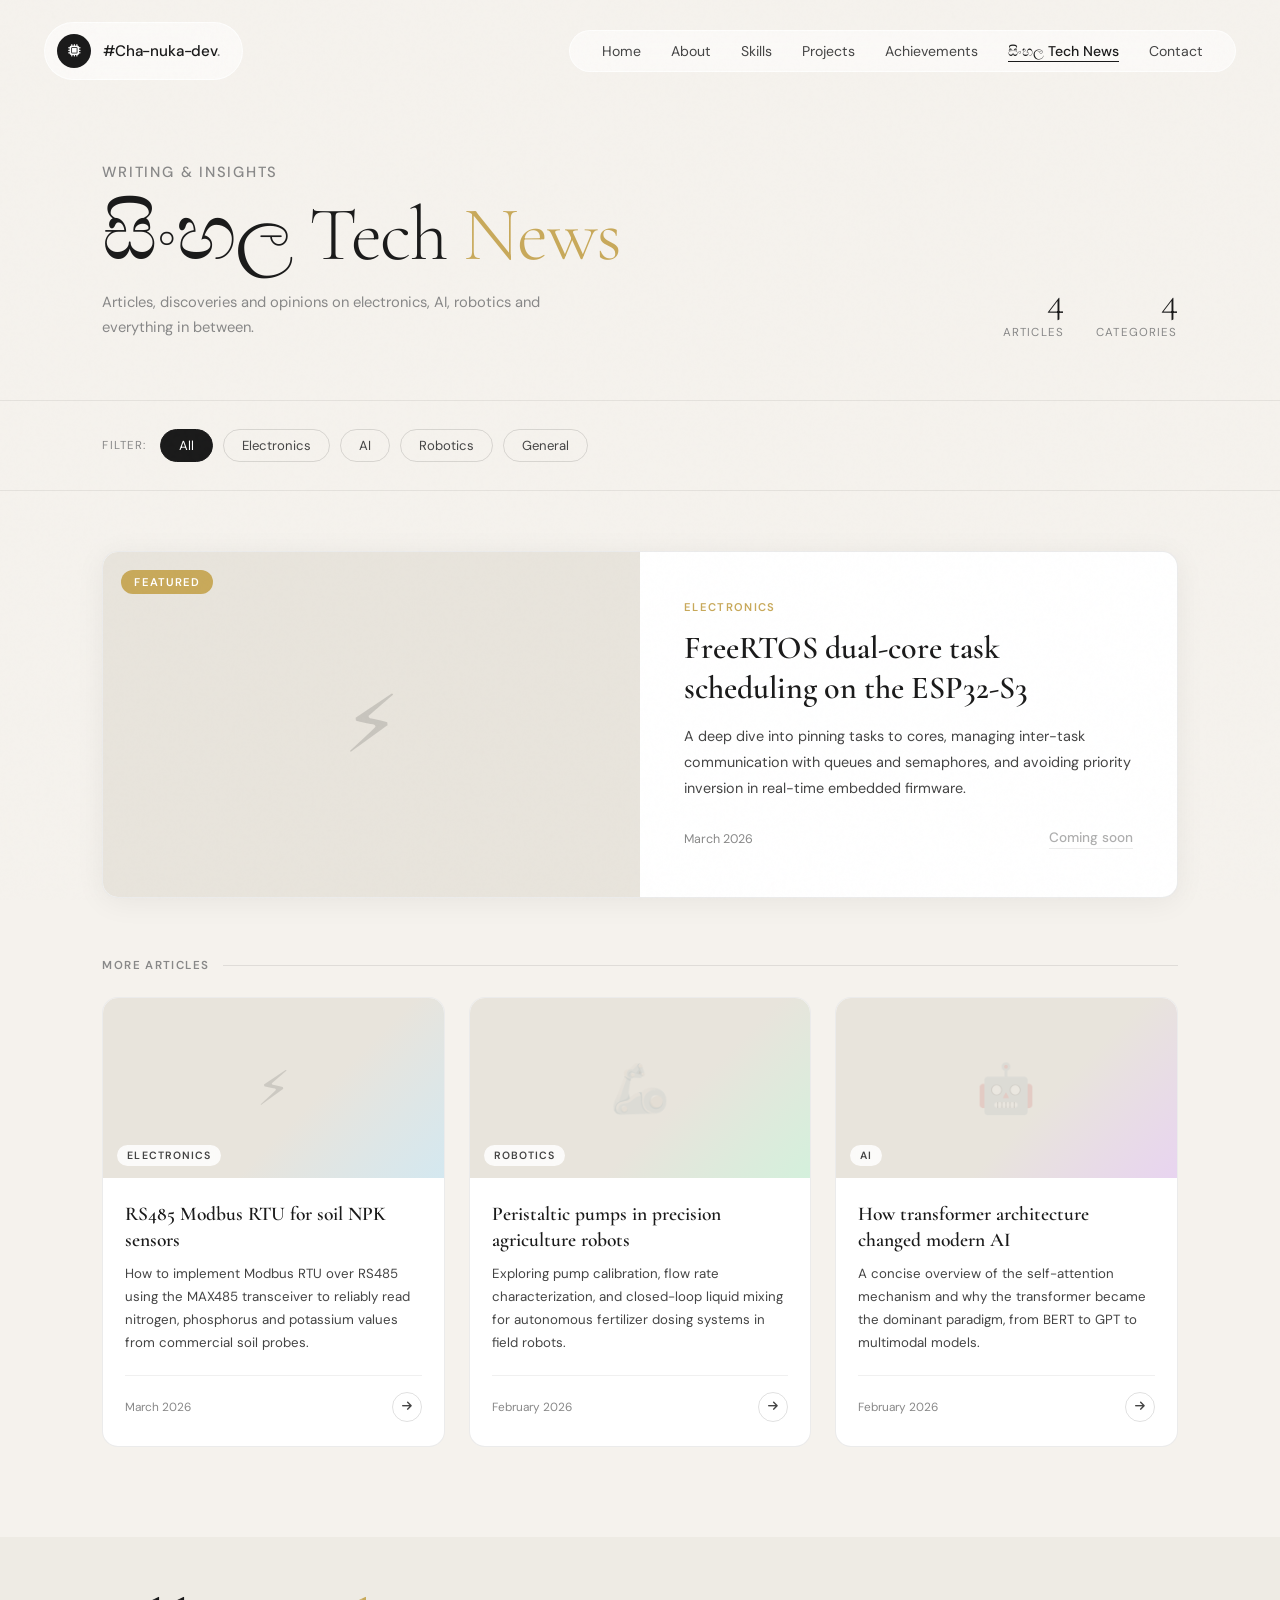
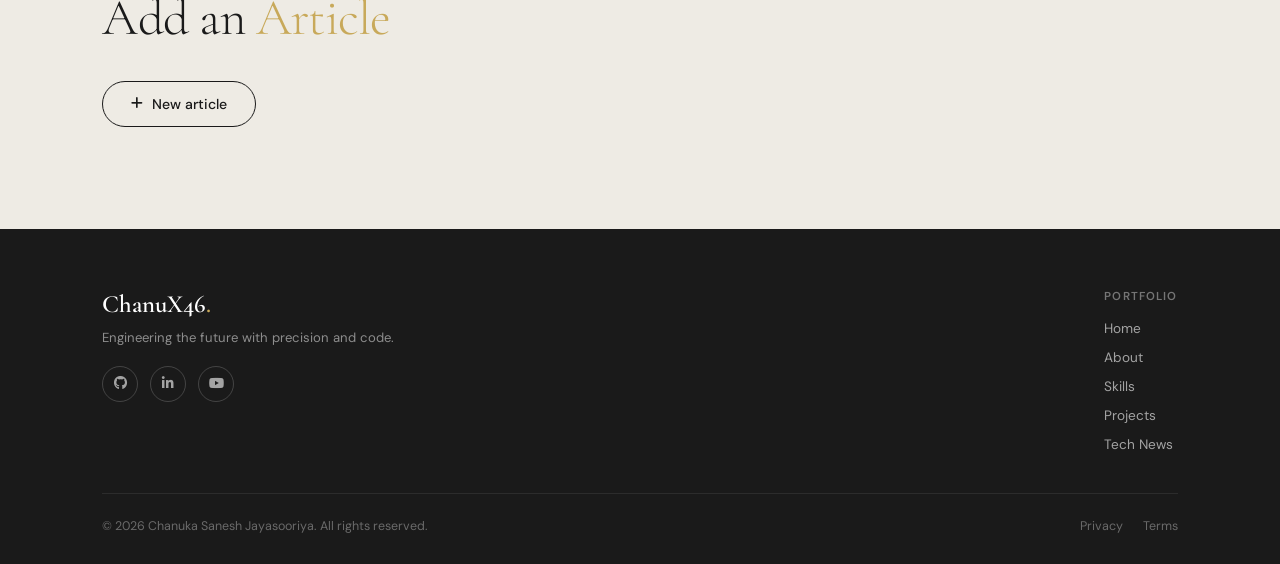
<file: news.html>
<!DOCTYPE html>
<html lang="en">
<head>
    <meta charset="UTF-8">
    <meta name="viewport" content="width=device-width, initial-scale=1.0">
    <title>Tech News — Chanuka Sanesh Jayasooriya</title>
    <link rel="icon" type="image/svg+xml" href="/img/logo.svg">
    <meta name="description" content="Tech news, articles and insights by Chanuka Sanesh Jayasooriya — Electronics, AI, Robotics.">
    <link href="https://fonts.googleapis.com/css2?family=Cormorant+Garamond:wght@300;400;600;700&family=DM+Sans:ital,wght@0,300;0,400;0,500;0,600;0,700;1,400&display=swap" rel="stylesheet">
    <link rel="stylesheet" href="https://cdnjs.cloudflare.com/ajax/libs/font-awesome/6.4.0/css/all.min.css">

    <style>
    /* ══════════════════════════════════════════
       RESET & BASE (identical to index.html)
    ══════════════════════════════════════════ */
    *, *::before, *::after { margin:0; padding:0; box-sizing:border-box; }

    :root {
        --bg:        #f5f2ed;
        --bg2:       #eeebe4;
        --ink:       #1a1a1a;
        --ink2:      #444;
        --ink3:      #888;
        --accent:    #c8a95a;
        --accent2:   #1a3a6b;
        --white:     #fff;
        --glass:     rgba(255,255,255,0.55);
        --glass-b:   rgba(255,255,255,0.70);
        --radius:    16px;
        --ff-serif:  'Cormorant Garamond', Georgia, serif;
        --ff-sans:   'DM Sans', system-ui, sans-serif;
        --transition: 0.28s cubic-bezier(0.4, 0, 0.2, 1);
    }

    html { scroll-behavior: smooth; }
    body { font-family: var(--ff-sans); background: var(--bg); color: var(--ink); overflow-x: hidden; }
    img  { display:block; max-width:100%; }
    a    { text-decoration: none; color: inherit; }

    ::-webkit-scrollbar { width: 6px; }
    ::-webkit-scrollbar-track { background: var(--bg); }
    ::-webkit-scrollbar-thumb { background: #ccc; border-radius: 3px; }

    /* ══ NOISE OVERLAY ══ */
    .noise-overlay {
        position: fixed; inset: 0; z-index: 9999; pointer-events: none;
        opacity: 0.4;
        background-image: url("data:image/svg+xml,%3Csvg viewBox='0 0 200 200' xmlns='http://www.w3.org/2000/svg'%3E%3Cfilter id='n'%3E%3CfeTurbulence type='fractalNoise' baseFrequency='0.85' numOctaves='4' stitchTiles='stitch'/%3E%3C/filter%3E%3Crect width='100%25' height='100%25' filter='url(%23n)' opacity='0.04'/%3E%3C/svg%3E");
    }

    /* ══ HEADER / NAV (identical to index.html) ══ */
    .header {
        position: fixed; top: 0; left: 0; width: 100%; z-index: 1000;
        display: flex; align-items: center; justify-content: space-between;
        padding: 22px 44px;
        transition: transform 0.38s cubic-bezier(0.4,0,0.2,1),
                    padding 0.38s cubic-bezier(0.4,0,0.2,1);
    }
    .header.scrolled { padding: 14px 44px; }
    .header.hide { transform: translateY(-110%); }

    .nav-pill {
        background: var(--glass);
        backdrop-filter: blur(22px); -webkit-backdrop-filter: blur(22px);
        border: 1px solid var(--glass-b); border-radius: 50px;
        display: flex; align-items: center;
        transition: padding 0.38s ease, gap 0.38s ease;
    }
    .navbara .nav-pill { padding: 11px 22px 11px 12px; gap: 12px; }
    .header.scrolled .navbara .nav-pill { padding: 8px 18px 8px 10px; }

    .logo-icon {
        width: 34px; height: 34px; border-radius: 50%;
        background: var(--ink);
        display: flex; align-items: center; justify-content: center; flex-shrink: 0;
        transition: width 0.38s ease, height 0.38s ease;
    }
    .header.scrolled .logo-icon { width: 28px; height: 28px; }
    .logo-icon i { color: #fff; font-size: 0.78rem; }

    .navbara .logo {
        font-family: var(--ff-sans); font-size: 0.95rem; font-weight: 500;
        color: var(--ink); letter-spacing: -0.01em;
        transition: font-size 0.38s ease;
    }
    .header.scrolled .navbara .logo { font-size: 0.85rem; }
    .navbara .logo span { color: var(--ink3); }

    .navbar .nav-pill { padding: 11px 32px; gap: 30px; }
    .header.scrolled .navbar .nav-pill { padding: 8px 24px; gap: 24px; }
    .navbar a {
        font-size: 0.88rem; font-weight: 400; color: var(--ink2);
        transition: color var(--transition), font-size 0.38s ease; position: relative;
    }
    .header.scrolled .navbar a { font-size: 0.82rem; }
    .navbar a::after {
        content: ''; position: absolute; bottom: -2px; left: 0; right: 0;
        height: 1px; background: var(--ink);
        transform: scaleX(0); transform-origin: left; transition: transform var(--transition);
    }
    .navbar a:hover::after, .navbar a.active::after { transform: scaleX(1); }
    .navbar a:hover, .navbar a.active { color: var(--ink); font-weight: 500; }

    .menu-icon { display: none; }

    @media (max-width: 768px) {
        .navbar { display: none; }
        .menu-icon { display: block; }
        .header { padding: 16px 20px; }
        .header.scrolled { padding: 12px 20px; }
    }

    /* ══ SECTION SHARED ══ */
    section { padding: 90px 8vw; position: relative; z-index: 1; }
    footer  { position: relative; z-index: 1; }

    .heading {
        font-family: var(--ff-serif);
        font-size: clamp(2.2rem, 4vw, 3.2rem);
        font-weight: 300; color: var(--ink); margin-bottom: 52px; letter-spacing: -0.015em;
    }
    .heading span { color: var(--accent); }

    .btn {
        display: inline-block; padding: 11px 28px;
        border: 1.5px solid var(--ink); border-radius: 50px;
        font-family: var(--ff-sans); font-size: 0.85rem; font-weight: 500; color: var(--ink);
        transition: background var(--transition), color var(--transition); cursor: pointer;
    }
    .btn:hover { background: var(--ink); color: #fff; }

    /* ══ PAGE HERO ══ */
    .news-hero {
        padding-top: 160px;
        padding-bottom: 60px;
        background: var(--bg);
        border-bottom: 1px solid rgba(0,0,0,0.07);
    }
    .news-hero-inner {
        display: flex; align-items: flex-end; justify-content: space-between; gap: 32px;
        flex-wrap: wrap;
    }
    .news-hero-text {}
    .news-hero-sub {
        font-size: 0.75rem; font-weight: 500; letter-spacing: 0.12em; text-transform: uppercase;
        color: var(--accent); margin-bottom: 10px;
    }
    .news-hero-text h1 {
        font-family: var(--ff-serif);
        font-size: clamp(2.8rem, 6vw, 5rem);
        font-weight: 300; line-height: 1.05; letter-spacing: -0.02em;
        color: var(--ink); margin-bottom: 14px;
    }
    .news-hero-text h1 span { color: var(--accent); }
    .news-hero-text p {
        font-size: 0.92rem; color: var(--ink3); max-width: 440px; line-height: 1.7;
    }
    .news-hero-stats {
        display: flex; gap: 32px; flex-shrink: 0;
    }
    .stat-item { text-align: right; }
    .stat-num {
        font-family: var(--ff-serif); font-size: 2.4rem; font-weight: 300;
        color: var(--ink); line-height: 1;
    }
    .stat-label {
        font-size: 0.72rem; letter-spacing: 0.1em; text-transform: uppercase;
        color: var(--ink3); margin-top: 4px;
    }

    /* ══ FILTER BAR ══ */
    .filter-bar {
        padding: 28px 8vw;
        display: flex; align-items: center; gap: 10px; flex-wrap: wrap;
        border-bottom: 1px solid rgba(0,0,0,0.07);
        background: var(--bg);
        position: sticky; top: 68px; z-index: 100;
        backdrop-filter: blur(12px); -webkit-backdrop-filter: blur(12px);
    }
    .filter-label {
        font-size: 0.72rem; letter-spacing: 0.1em; text-transform: uppercase;
        color: var(--ink3); margin-right: 4px; flex-shrink: 0;
    }
    .filter-tag {
        font-family: var(--ff-sans); font-size: 0.82rem; font-weight: 400;
        padding: 7px 18px; border-radius: 50px;
        border: 1.5px solid rgba(0,0,0,0.12);
        color: var(--ink2); background: transparent;
        cursor: pointer; transition: all var(--transition);
        white-space: nowrap;
    }
    .filter-tag:hover { border-color: var(--ink); color: var(--ink); }
    .filter-tag.active {
        background: var(--ink); color: #fff; border-color: var(--ink);
    }
    .filter-tag.accent-tag.active {
        background: var(--accent); border-color: var(--accent); color: #fff;
    }

    /* ══ NEWS GRID SECTION ══ */
    .news-section { background: var(--bg); padding-top: 60px; }

    /* Featured article */
    .featured-wrap { margin-bottom: 60px; }
    .featured-card {
        display: grid; grid-template-columns: 1fr 1fr;
        gap: 0;
        background: var(--white);
        border: 1px solid rgba(0,0,0,0.08);
        border-radius: var(--radius);
        overflow: hidden;
        box-shadow: 0 4px 30px rgba(0,0,0,0.06);
        transition: transform var(--transition), box-shadow var(--transition);
        cursor: pointer;
    }
    .featured-card:hover { transform: translateY(-4px); box-shadow: 0 20px 60px rgba(0,0,0,0.10); }
    .featured-img {
        background: #e8e4dc;
        min-height: 340px;
        display: flex; align-items: center; justify-content: center;
        position: relative; overflow: hidden;
    }
    .featured-img-placeholder {
        font-size: 5rem; opacity: 0.15; user-select: none;
    }
    .featured-img-label {
        position: absolute; top: 18px; left: 18px;
        font-size: 0.7rem; font-weight: 600; letter-spacing: 0.1em; text-transform: uppercase;
        background: var(--accent); color: #fff;
        padding: 5px 13px; border-radius: 50px;
    }
    .featured-body {
        padding: 48px 44px;
        display: flex; flex-direction: column; justify-content: center;
    }
    .featured-cat {
        font-size: 0.7rem; font-weight: 600; letter-spacing: 0.12em; text-transform: uppercase;
        color: var(--accent); margin-bottom: 14px;
    }
    .featured-body h2 {
        font-family: var(--ff-serif);
        font-size: clamp(1.5rem, 2.5vw, 2rem);
        font-weight: 600; line-height: 1.25; color: var(--ink);
        margin-bottom: 16px;
    }
    .featured-body p {
        font-size: 0.9rem; line-height: 1.8; color: var(--ink2);
        margin-bottom: 28px;
    }
    .article-meta {
        display: flex; align-items: center; gap: 14px;
        font-size: 0.78rem; color: var(--ink3);
    }
    .article-meta .dot { width: 3px; height: 3px; border-radius: 50%; background: var(--ink3); }
    .read-link {
        display: inline-flex; align-items: center; gap: 7px;
        font-size: 0.85rem; font-weight: 500; color: var(--ink);
        border-bottom: 1px solid rgba(0,0,0,0.2);
        padding-bottom: 2px;
        transition: color var(--transition), border-color var(--transition);
    }
    .read-link:hover { color: var(--accent); border-color: var(--accent); }
    .read-link i { font-size: 0.7rem; transition: transform var(--transition); }
    .read-link:hover i { transform: translate(3px, -3px); }

    /* Articles grid */
    .articles-heading {
        font-family: var(--ff-sans); font-size: 0.72rem; font-weight: 600;
        letter-spacing: 0.12em; text-transform: uppercase;
        color: var(--ink3); margin-bottom: 24px;
        display: flex; align-items: center; gap: 14px;
    }
    .articles-heading::after {
        content: ''; flex: 1; height: 1px; background: rgba(0,0,0,0.09);
    }

    .articles-grid {
        display: grid;
        grid-template-columns: repeat(auto-fill, minmax(300px, 1fr));
        gap: 24px;
    }

    .news-card {
        background: var(--white);
        border: 1px solid rgba(0,0,0,0.08);
        border-radius: var(--radius);
        overflow: hidden;
        transition: transform var(--transition), box-shadow var(--transition);
        cursor: pointer;
        display: flex; flex-direction: column;
    }
    .news-card:hover { transform: translateY(-5px); box-shadow: 0 18px 50px rgba(0,0,0,0.09); }

    .card-thumb {
        height: 180px;
        background: #e8e4dc;
        display: flex; align-items: center; justify-content: center;
        position: relative; overflow: hidden;
    }
    .card-thumb-placeholder { font-size: 3rem; opacity: 0.13; user-select: none; }
    /* Category color strips */
    .card-thumb.cat-electronics { background: linear-gradient(135deg, #e8e4dc 60%, #d4e8f0); }
    .card-thumb.cat-ai          { background: linear-gradient(135deg, #e8e4dc 60%, #e8d4f0); }
    .card-thumb.cat-robotics    { background: linear-gradient(135deg, #e8e4dc 60%, #d4f0dc); }
    .card-thumb.cat-general     { background: linear-gradient(135deg, #e8e4dc 60%, #f0e8d4); }

    .card-cat-badge {
        position: absolute; bottom: 12px; left: 14px;
        font-size: 0.66rem; font-weight: 600; letter-spacing: 0.1em; text-transform: uppercase;
        padding: 4px 10px; border-radius: 50px;
        background: rgba(255,255,255,0.82); color: var(--ink2);
        backdrop-filter: blur(6px); -webkit-backdrop-filter: blur(6px);
    }

    .card-body { padding: 24px 22px; display: flex; flex-direction: column; flex: 1; }
    .card-body h3 {
        font-family: var(--ff-serif); font-size: 1.22rem; font-weight: 600;
        color: var(--ink); line-height: 1.3; margin-bottom: 10px;
    }
    .card-body p {
        font-size: 0.83rem; color: var(--ink2); line-height: 1.72;
        margin-bottom: 20px; flex: 1;
    }
    .card-footer {
        display: flex; align-items: center; justify-content: space-between;
        padding-top: 16px; border-top: 1px solid rgba(0,0,0,0.06);
    }
    .card-date { font-size: 0.74rem; color: var(--ink3); }
    .card-arrow {
        width: 30px; height: 30px; border-radius: 50%;
        border: 1px solid rgba(0,0,0,0.12);
        display: flex; align-items: center; justify-content: center;
        color: var(--ink2); font-size: 0.7rem;
        transition: background var(--transition), color var(--transition), border-color var(--transition);
    }
    .news-card:hover .card-arrow { background: var(--ink); color: #fff; border-color: var(--ink); }

    /* Empty state */
    .empty-state {
        grid-column: 1/-1;
        text-align: center; padding: 60px 20px;
        color: var(--ink3); font-size: 0.9rem;
    }
    .empty-state i { font-size: 2.5rem; display: block; margin-bottom: 14px; opacity: 0.3; }

    /* ══ ADD ARTICLE PANEL ══ */
    .add-section { background: var(--bg2); padding-top: 50px; padding-bottom: 70px; }
    .add-section .heading { margin-bottom: 32px; }

    .add-toggle-btn {
        display: inline-flex; align-items: center; gap: 9px;
        font-family: var(--ff-sans); font-size: 0.88rem; font-weight: 500;
        padding: 13px 28px; border: 1.5px solid var(--ink); border-radius: 50px;
        color: var(--ink); background: transparent;
        cursor: pointer; transition: background var(--transition), color var(--transition);
        margin-bottom: 32px;
    }
    .add-toggle-btn:hover { background: var(--ink); color: #fff; }
    .add-toggle-btn i { font-size: 0.85rem; transition: transform 0.3s ease; }
    .add-toggle-btn.open i { transform: rotate(45deg); }

    .add-form-wrap {
        background: var(--white);
        border: 1px solid rgba(0,0,0,0.08);
        border-radius: var(--radius);
        padding: 40px;
        display: none;
        animation: fadeSlideIn 0.4s cubic-bezier(0.16,1,0.3,1) forwards;
    }
    @keyframes fadeSlideIn {
        from { opacity:0; transform: translateY(16px); }
        to   { opacity:1; transform: translateY(0); }
    }
    .add-form-wrap.open { display: block; }

    .form-grid { display: grid; grid-template-columns: 1fr 1fr; gap: 20px; margin-bottom: 20px; }
    .form-field { display: flex; flex-direction: column; gap: 7px; }
    .form-field.full { grid-column: 1 / -1; }
    .form-field label {
        font-size: 0.72rem; font-weight: 600; letter-spacing: 0.08em; text-transform: uppercase;
        color: var(--ink3);
    }
    .form-field input,
    .form-field textarea,
    .form-field select {
        font-family: var(--ff-sans); font-size: 0.88rem; color: var(--ink);
        background: var(--bg); border: 1px solid rgba(0,0,0,0.12);
        border-radius: 10px; padding: 11px 15px;
        outline: none; transition: border-color var(--transition);
    }
    .form-field input:focus,
    .form-field textarea:focus,
    .form-field select:focus { border-color: var(--accent); }
    .form-field textarea { resize: vertical; min-height: 100px; }

    .form-actions { display: flex; gap: 12px; margin-top: 8px; }
    .form-submit {
        font-family: var(--ff-sans); font-size: 0.88rem; font-weight: 500;
        padding: 13px 32px; border: none; border-radius: 50px;
        background: var(--ink); color: #fff; cursor: pointer;
        transition: opacity var(--transition);
    }
    .form-submit:hover { opacity: 0.82; }
    .form-cancel {
        font-family: var(--ff-sans); font-size: 0.88rem; font-weight: 400;
        padding: 13px 24px; border-radius: 50px;
        border: 1.5px solid rgba(0,0,0,0.14); background: transparent;
        color: var(--ink2); cursor: pointer;
        transition: border-color var(--transition);
    }
    .form-cancel:hover { border-color: var(--ink); color: var(--ink); }

    @media (max-width: 600px) {
        .form-grid { grid-template-columns: 1fr; }
    }

    /* ══ FOOTER (identical to index.html) ══ */
    footer {
        background: var(--ink); color: rgba(255,255,255,0.8);
        padding: 60px 8vw 30px;
    }
    .footer-content {
        display: grid; grid-template-columns: 1fr auto; gap: 48px;
        margin-bottom: 40px; align-items: start;
    }
    .footer-brand h3 {
        font-family: var(--ff-serif); font-size: 1.55rem; font-weight: 600;
        color: #fff; margin-bottom: 8px;
    }
    .footer-brand h3 span { color: var(--accent); }
    .footer-brand p { font-size: 0.82rem; color: rgba(255,255,255,0.5); line-height: 1.6; }
    .footer-socials { display: flex; gap: 12px; margin-top: 18px; }
    .footer-socials a {
        width: 36px; height: 36px; border-radius: 50%;
        border: 1px solid rgba(255,255,255,0.18);
        display: flex; align-items: center; justify-content: center;
        color: rgba(255,255,255,0.6); font-size: 0.85rem;
        transition: background var(--transition), color var(--transition), border-color var(--transition);
    }
    .footer-socials a:hover { background: rgba(255,255,255,0.1); color: #fff; border-color: rgba(255,255,255,0.4); }
    .footer-column { display: flex; flex-direction: column; gap: 12px; }
    .footer-column h4 {
        font-size: 0.72rem; font-weight: 600; letter-spacing: 0.1em; text-transform: uppercase;
        color: rgba(255,255,255,0.4); margin-bottom: 4px;
    }
    .footer-column a { font-size: 0.85rem; color: rgba(255,255,255,0.6); transition: color var(--transition); }
    .footer-column a:hover { color: #fff; }
    .footer-bottom {
        border-top: 1px solid rgba(255,255,255,0.08); padding-top: 24px;
        display: flex; align-items: center; justify-content: space-between; flex-wrap: wrap; gap: 12px;
    }
    .footer-bottom p { font-size: 0.78rem; color: rgba(255,255,255,0.35); }
    .footer-legal { display: flex; gap: 20px; }
    .footer-legal a { font-size: 0.78rem; color: rgba(255,255,255,0.35); transition: color var(--transition); }
    .footer-legal a:hover { color: rgba(255,255,255,0.7); }

    /* ══ BACK TO TOP ══ */
    .back-to-top {
        position: fixed; bottom: 28px; right: 28px; z-index: 500;
        width: 54px; height: 54px;
        background: var(--glass); backdrop-filter: blur(14px); -webkit-backdrop-filter: blur(14px);
        border: 1.5px solid rgba(0,0,0,0.15); border-radius: 50%;
        display: flex; align-items: center; justify-content: center;
        color: var(--ink); font-size: 0.9rem;
        opacity: 0; pointer-events: none;
        transition: opacity var(--transition), background var(--transition);
        cursor: pointer;
    }
    .back-to-top.visible { opacity: 1; pointer-events: all; }
    .back-to-top:hover { background: rgba(0,0,0,0.88); color: #fff; border-color: transparent; }

    /* ══ SCROLL REVEAL ══ */
    [data-sr] { opacity: 0; transform: translateY(22px); transition: opacity 0.6s ease, transform 0.6s ease; }
    [data-sr].visible { opacity: 1; transform: translateY(0); }

    /* ══ RESPONSIVE ══ */
    @media (max-width: 900px) {
        .featured-card { grid-template-columns: 1fr; }
        .featured-img { min-height: 200px; }
        .featured-body { padding: 30px 28px; }
        .news-hero-stats { gap: 20px; }
        .footer-content { grid-template-columns: 1fr; }
    }
    @media (max-width: 600px) {
        .news-hero { padding-top: 120px; }
        .news-hero-stats { display: none; }
        .filter-bar { top: 60px; }
        .add-form-wrap { padding: 24px; }
    }
    </style>
</head>

<body>
    <div class="noise-overlay"></div>

    <!-- ══ HEADER (matches index.html exactly) ══ -->
    <header class="header" id="main-header">
        <nav class="navbara">
            <div class="nav-pill">
                <div class="logo-icon"><i class="fas fa-microchip"></i></div>
                <a href="index.html" class="logo">#Cha-nuka-dev<span>.</span></a>
            </div>
        </nav>
        <nav class="navbar">
            <div class="nav-pill">
                <a href="index.html">Home</a>
                <a href="index.html#about">About</a>
                <a href="index.html#skills">Skills</a>
                <a href="index.html#projects">Projects</a>
                <a href="index.html#achievements">Achievements</a>
                <a href="news.html" class="active">සිංහල Tech News</a>
                <a href="index.html#contact">Contact</a>
            </div>
        </nav>
        <div class="menu-icon" id="menu-icon">
            <div class="nav-pill" style="padding:10px 14px;">
                <i class="fas fa-bars"></i>
            </div>
        </div>
    </header>

    <!-- ══ PAGE HERO ══ -->
    <section class="news-hero">
        <div class="news-hero-inner" data-sr>
            <div class="news-hero-text">
                <p class="news-hero-sub">Writing &amp; Insights</p>
                <h1> සිංහල Tech <span>News</span></h1>
                <p>Articles, discoveries and opinions on electronics, AI, robotics and everything in between.</p>
            </div>
            <div class="news-hero-stats" id="hero-stats">
                <div class="stat-item">
                    <div class="stat-num" id="stat-total">0</div>
                    <div class="stat-label">Articles</div>
                </div>
                <div class="stat-item">
                    <div class="stat-num" id="stat-cats">4</div>
                    <div class="stat-label">Categories</div>
                </div>
            </div>
        </div>
    </section>

    <!-- ══ FILTER BAR ══ -->
    <div class="filter-bar" id="filter-bar">
        <span class="filter-label">Filter:</span>
        <button class="filter-tag active" data-cat="all">All</button>
        <button class="filter-tag" data-cat="Electronics">Electronics</button>
        <button class="filter-tag" data-cat="AI">AI</button>
        <button class="filter-tag" data-cat="Robotics">Robotics</button>
        <button class="filter-tag" data-cat="General">General</button>
    </div>

    <!-- ══ NEWS SECTION ══ -->
    <section class="news-section" id="news">
        <div id="featured-wrap" class="featured-wrap"></div>
        <p class="articles-heading" id="grid-label">More articles</p>
        <div class="articles-grid" id="articles-grid"></div>
    </section>

    <!-- ══ ADD ARTICLE SECTION ══ -->
    <section class="add-section" id="add-article">
        <h2 class="heading">Add an <span>Article</span></h2>
        <button class="add-toggle-btn" id="add-toggle-btn">
            <i class="fas fa-plus"></i> New article
        </button>
        <div class="add-form-wrap" id="add-form-wrap">
            <div class="form-grid">
                <div class="form-field full">
                    <label>Article title</label>
                    <input type="text" id="f-title" placeholder="e.g. FreeRTOS task scheduling on ESP32-S3">
                </div>
                <div class="form-field full">
                    <label>Excerpt / summary</label>
                    <textarea id="f-excerpt" placeholder="A short description of what the article is about..."></textarea>
                </div>
                <div class="form-field">
                    <label>Category</label>
                    <select id="f-cat">
                        <option value="Electronics">Electronics</option>
                        <option value="AI">AI</option>
                        <option value="Robotics">Robotics</option>
                        <option value="General">General</option>
                    </select>
                </div>
                <div class="form-field">
                    <label>Date</label>
                    <input type="text" id="f-date" placeholder="e.g. March 2026">
                </div>
                <div class="form-field full">
                    <label>Link (optional)</label>
                    <input type="url" id="f-link" placeholder="https://...">
                </div>
                <div class="form-field full" style="flex-direction:row;align-items:center;gap:10px;">
                    <input type="checkbox" id="f-featured" style="width:18px;height:18px;accent-color:var(--accent);">
                    <label for="f-featured" style="text-transform:none;letter-spacing:0;font-size:0.85rem;color:var(--ink2);cursor:pointer;">
                        Set as featured article
                    </label>
                </div>
            </div>
            <div class="form-actions">
                <button class="form-submit" id="form-submit">Save article</button>
                <button class="form-cancel" id="form-cancel">Cancel</button>
            </div>
        </div>
    </section>

    <!-- ══ FOOTER ══ -->
    <footer>
        <div class="footer-content">
            <div class="footer-brand">
                <h3>ChanuX46<span>.</span></h3>
                <p>Engineering the future with precision and code.</p>
                <div class="footer-socials">
                    <a href="https://github.com/Cha-nuka-dev" target="_blank"><i class="fab fa-github"></i></a>
                    <a href="https://www.linkedin.com/in/chanukajayasooriya/" target="_blank"><i class="fab fa-linkedin-in"></i></a>
                    <a href="https://www.youtube.com/@Formula1SL" target="_blank"><i class="fab fa-youtube"></i></a>
                </div>
            </div>
            <div class="footer-column">
                <h4>Portfolio</h4>
                <a href="index.html">Home</a>
                <a href="index.html#about">About</a>
                <a href="index.html#skills">Skills</a>
                <a href="index.html#projects">Projects</a>
                <a href="news.html">Tech News</a>
            </div>
        </div>
        <div class="footer-bottom">
            <p>&copy; <span id="year"></span> Chanuka Sanesh Jayasooriya. All rights reserved.</p>
            <div class="footer-legal"><a href="#">Privacy</a><a href="#">Terms</a></div>
        </div>
    </footer>

    <!-- ══ BACK TO TOP ══ -->
    <a href="#" class="back-to-top" id="back-to-top" aria-label="Back to top">
        <i class="fas fa-arrow-up"></i>
    </a>

    <!-- ══ CIRCUIT SPOTLIGHT CANVAS (identical to index.html) ══ -->
    <canvas id="circuit-canvas" style="
        position:fixed; inset:0; width:100%; height:100%;
        z-index:9997; pointer-events:none;
    "></canvas>

    <script>
    /* ══ DEFAULT ARTICLES DATA ══ */
    const STORAGE_KEY = 'chanuka_news_v1';

    const defaultArticles = [
        {
            id: 1001,
            title: "FreeRTOS dual-core task scheduling on the ESP32-S3",
            excerpt: "A deep dive into pinning tasks to cores, managing inter-task communication with queues and semaphores, and avoiding priority inversion in real-time embedded firmware.",
            category: "Electronics",
            date: "March 2026",
            link: "",
            featured: true
        },
        {
            id: 1002,
            title: "RS485 Modbus RTU for soil NPK sensors",
            excerpt: "How to implement Modbus RTU over RS485 using the MAX485 transceiver to reliably read nitrogen, phosphorus and potassium values from commercial soil probes.",
            category: "Electronics",
            date: "March 2026",
            link: "",
            featured: false
        },
        {
            id: 1003,
            title: "Peristaltic pumps in precision agriculture robots",
            excerpt: "Exploring pump calibration, flow rate characterization, and closed-loop liquid mixing for autonomous fertilizer dosing systems in field robots.",
            category: "Robotics",
            date: "February 2026",
            link: "",
            featured: false
        },
        {
            id: 1004,
            title: "How transformer architecture changed modern AI",
            excerpt: "A concise overview of the self-attention mechanism and why the transformer became the dominant paradigm, from BERT to GPT to multimodal models.",
            category: "AI",
            date: "February 2026",
            link: "",
            featured: false
        }
    ];

    /* Category icons for thumbnails */
    const catIcon = {
        'Electronics': '⚡',
        'AI':          '🤖',
        'Robotics':    '🦾',
        'General':     '📡'
    };
    const catClass = {
        'Electronics': 'cat-electronics',
        'AI':          'cat-ai',
        'Robotics':    'cat-robotics',
        'General':     'cat-general'
    };

    /* ══ STORAGE ══ */
    function loadArticles() {
        try {
            const raw = localStorage.getItem(STORAGE_KEY);
            return raw ? JSON.parse(raw) : defaultArticles;
        } catch(e) { return defaultArticles; }
    }
    function saveArticles(arr) {
        try { localStorage.setItem(STORAGE_KEY, JSON.stringify(arr)); } catch(e) {}
    }

    let articles = loadArticles();
    let activeFilter = 'all';

    /* ══ RENDER ══ */
    function render() {
        const filtered = activeFilter === 'all'
            ? articles
            : articles.filter(a => a.category === activeFilter);

        /* Update stat counter */
        document.getElementById('stat-total').textContent = articles.length;

        const featured = filtered.find(a => a.featured);
        const rest     = filtered.filter(a => !a.featured || (featured && a.id !== featured.id));

        /* Featured */
        const featWrap = document.getElementById('featured-wrap');
        if (featured) {
            featWrap.innerHTML = `
            <div class="featured-card" onclick="${featured.link ? `window.open('${featured.link}','_blank')` : ''}">
                <div class="featured-img">
                    <span class="featured-img-placeholder">${catIcon[featured.category] || '📰'}</span>
                    <span class="featured-img-label">Featured</span>
                </div>
                <div class="featured-body">
                    <div class="featured-cat">${featured.category}</div>
                    <h2>${featured.title}</h2>
                    <p>${featured.excerpt}</p>
                    <div style="display:flex;align-items:center;justify-content:space-between;flex-wrap:wrap;gap:12px;">
                        <div class="article-meta">
                            <span>${featured.date}</span>
                        </div>
                        ${featured.link ? `<a href="${featured.link}" target="_blank" class="read-link">Read article <i class="fas fa-arrow-up-right-from-square"></i></a>` : `<span class="read-link" style="opacity:0.35;cursor:default;">Coming soon</span>`}
                    </div>
                </div>
            </div>`;
            featWrap.style.display = 'block';
        } else {
            featWrap.innerHTML = '';
            featWrap.style.display = 'none';
        }

        /* Grid label */
        const gridLabel = document.getElementById('grid-label');
        gridLabel.style.display = rest.length ? 'flex' : 'none';

        /* Grid */
        const grid = document.getElementById('articles-grid');
        if (!rest.length && !featured) {
            grid.innerHTML = `<div class="empty-state"><i class="far fa-newspaper"></i>No articles in this category yet.</div>`;
        } else {
            grid.innerHTML = rest.map(a => `
            <div class="news-card" onclick="${a.link ? `window.open('${a.link}','_blank')` : ''}">
                <div class="card-thumb ${catClass[a.category] || ''}">
                    <span class="card-thumb-placeholder">${catIcon[a.category] || '📰'}</span>
                    <span class="card-cat-badge">${a.category}</span>
                </div>
                <div class="card-body">
                    <h3>${a.title}</h3>
                    <p>${a.excerpt}</p>
                    <div class="card-footer">
                        <span class="card-date">${a.date}</span>
                        <span class="card-arrow"><i class="fas fa-arrow-right"></i></span>
                    </div>
                </div>
            </div>`).join('');
        }
    }

    /* ══ FILTER ══ */
    document.getElementById('filter-bar').addEventListener('click', e => {
        const btn = e.target.closest('.filter-tag');
        if (!btn) return;
        document.querySelectorAll('.filter-tag').forEach(b => b.classList.remove('active'));
        btn.classList.add('active');
        activeFilter = btn.dataset.cat;
        render();
    });

    /* ══ ADD FORM ══ */
    const addToggleBtn = document.getElementById('add-toggle-btn');
    const addFormWrap  = document.getElementById('add-form-wrap');

    addToggleBtn.addEventListener('click', () => {
        const isOpen = addFormWrap.classList.contains('open');
        addFormWrap.classList.toggle('open', !isOpen);
        addToggleBtn.classList.toggle('open', !isOpen);
    });
    document.getElementById('form-cancel').addEventListener('click', () => {
        addFormWrap.classList.remove('open');
        addToggleBtn.classList.remove('open');
    });

    document.getElementById('form-submit').addEventListener('click', () => {
        const title    = document.getElementById('f-title').value.trim();
        const excerpt  = document.getElementById('f-excerpt').value.trim();
        const category = document.getElementById('f-cat').value;
        const date     = document.getElementById('f-date').value.trim() || 'March 2026';
        const link     = document.getElementById('f-link').value.trim();
        const featured = document.getElementById('f-featured').checked;

        if (!title || !excerpt) {
            alert('Please fill in the title and excerpt.');
            return;
        }

        /* If setting as featured, unset previous featured */
        if (featured) articles.forEach(a => a.featured = false);

        const newArticle = {
            id: Date.now(),
            title, excerpt, category, date, link,
            featured: featured || articles.length === 0
        };

        articles = [newArticle, ...articles];
        saveArticles(articles);
        render();

        /* Reset form */
        ['f-title','f-excerpt','f-link'].forEach(id => document.getElementById(id).value = '');
        document.getElementById('f-featured').checked = false;
        addFormWrap.classList.remove('open');
        addToggleBtn.classList.remove('open');

        /* Scroll to news */
        document.getElementById('news').scrollIntoView({ behavior: 'smooth' });
    });

    /* ══ HEADER SCROLL BEHAVIOUR ══ */
    (function(){
        const header = document.getElementById('main-header');
        let lastY = window.scrollY;
        window.addEventListener('scroll', () => {
            const y = window.scrollY;
            header.classList.toggle('scrolled', y > 60);
            if (y > 100) {
                if (y - lastY > 4)       header.classList.add('hide');
                else if (lastY - y > 4)  header.classList.remove('hide');
            } else {
                header.classList.remove('hide');
            }
            lastY = y;
        }, { passive: true });
    })();

    /* ══ BACK TO TOP ══ */
    (function(){
        const btn = document.getElementById('back-to-top');
        window.addEventListener('scroll', () => {
            btn.classList.toggle('visible', window.scrollY > 300);
        }, { passive: true });
    })();

    /* ══ SCROLL REVEAL ══ */
    (function(){
        const els = document.querySelectorAll('[data-sr]');
        if (!('IntersectionObserver' in window)) {
            els.forEach(el => el.classList.add('visible')); return;
        }
        const obs = new IntersectionObserver(entries => {
            entries.forEach(e => { if (e.isIntersecting) { e.target.classList.add('visible'); obs.unobserve(e.target); } });
        }, { threshold: 0, rootMargin: '0px 0px -40px 0px' });
        els.forEach(el => obs.observe(el));
    })();

    /* ══ YEAR ══ */
    document.getElementById('year').textContent = new Date().getFullYear();

    /* ══ CIRCUIT SPOTLIGHT (identical to index.html) ══ */
    (function(){
        const canvas = document.getElementById('circuit-canvas');
        const ctx    = canvas.getContext('2d');
        const SPOT_R = 55;
        const INK    = '42,38,30';
        let W, H, segs, pads;
        let mx = -9999, my = -9999, active = false, hideTimer;
        const BLOCK_SEL = [
            '.news-card','.featured-card','.add-form-wrap','.footer-content','.footer-bottom',
            '.navbara','.navbar','.news-hero-text','.back-to-top','h2','h3','h4','p'
        ].join(',');
        function build(){
            W = canvas.width  = window.innerWidth;
            H = canvas.height = window.innerHeight;
            segs = []; pads = [];
            const count = Math.floor((W * H) / 2800);
            const pts = Array.from({length: count}, () => ({ x: Math.random()*W, y: Math.random()*H }));
            pts.forEach(p => {
                const n = 1 + Math.floor(Math.random() * 3);
                for(let i = 0; i < n; i++){
                    const ang = (Math.random()<0.5?0:Math.PI/2)+(Math.random()<0.3?Math.PI:0);
                    const len = 18 + Math.random()*50;
                    const ex = p.x+Math.cos(ang)*len, ey = p.y+Math.sin(ang)*len;
                    segs.push({x1:p.x,y1:p.y,x2:ex,y2:ey});
                    if(Math.random()<0.4){
                        const ang2=ang+(Math.random()<0.5?1:-1)*Math.PI/2;
                        const len2=12+Math.random()*35;
                        segs.push({x1:ex,y1:ey,x2:ex+Math.cos(ang2)*len2,y2:ey+Math.sin(ang2)*len2});
                    }
                }
                const t=Math.random();
                pads.push({x:p.x,y:p.y,type:t<0.11?'via':t<0.25?'pad':'dot'});
            });
        }
        function spotAlpha(d){ return d>=SPOT_R?0:Math.pow(1-(d/SPOT_R),2.2); }
        function segAlpha(x1,y1,x2,y2){
            const dx=x2-x1,dy=y2-y1,lenSq=dx*dx+dy*dy;
            if(lenSq===0) return spotAlpha(Math.hypot(x1-mx,y1-my));
            let t=((mx-x1)*dx+(my-y1)*dy)/lenSq;
            t=Math.max(0,Math.min(1,t));
            return spotAlpha(Math.hypot(x1+t*dx-mx,y1+t*dy-my));
        }
        function draw(){
            ctx.clearRect(0,0,W,H);
            if(!active){ requestAnimationFrame(draw); return; }
            const margin=SPOT_R+50;
            segs.forEach(s=>{
                const midX=(s.x1+s.x2)/2;
                if(Math.abs(midX-mx)>margin&&Math.abs(s.x1-mx)>margin) return;
                const a=segAlpha(s.x1,s.y1,s.x2,s.y2);
                if(a<=0.01) return;
                ctx.save(); ctx.globalAlpha=a*0.40; ctx.strokeStyle=`rgb(${INK})`;
                ctx.lineWidth=0.9; ctx.lineCap='round'; ctx.lineJoin='round';
                ctx.beginPath(); ctx.moveTo(s.x1,s.y1); ctx.lineTo(s.x2,s.y2); ctx.stroke(); ctx.restore();
            });
            pads.forEach(p=>{
                const d=Math.hypot(p.x-mx,p.y-my), a=spotAlpha(d);
                if(a<=0.01) return;
                ctx.save(); ctx.globalAlpha=a*0.50;
                if(p.type==='via'){
                    ctx.strokeStyle=`rgb(${INK})`; ctx.lineWidth=1;
                    ctx.beginPath(); ctx.arc(p.x,p.y,4,0,Math.PI*2); ctx.stroke();
                    ctx.fillStyle=`rgba(${INK},0.3)`;
                    ctx.beginPath(); ctx.arc(p.x,p.y,1.8,0,Math.PI*2); ctx.fill();
                } else if(p.type==='pad'){
                    ctx.strokeStyle=`rgb(${INK})`; ctx.lineWidth=0.8;
                    ctx.fillStyle=`rgba(${INK},0.08)`;
                    ctx.beginPath(); ctx.roundRect(p.x-4.5,p.y-2.8,9,5.5,1.5);
                    ctx.fill(); ctx.stroke();
                } else {
                    ctx.fillStyle=`rgba(${INK},0.38)`;
                    ctx.beginPath(); ctx.arc(p.x,p.y,1.5,0,Math.PI*2); ctx.fill();
                }
                ctx.restore();
            });
            try {
                document.querySelectorAll(BLOCK_SEL).forEach(el=>{
                    const r=el.getBoundingClientRect(), pad=6;
                    ctx.clearRect(r.left-pad,r.top-pad,r.width+pad*2,r.height+pad*2);
                });
            } catch(e){}
            requestAnimationFrame(draw);
        }
        window.addEventListener('mousemove',e=>{ mx=e.clientX; my=e.clientY; active=true; clearTimeout(hideTimer); hideTimer=setTimeout(()=>{ active=false; },1600); },{passive:true});
        window.addEventListener('mouseleave',()=>{ active=false; });
        build(); draw();
        window.addEventListener('resize',build);
    })();

    /* ══ INIT ══ */
    render();
    </script>
</body>
</html>
</file>
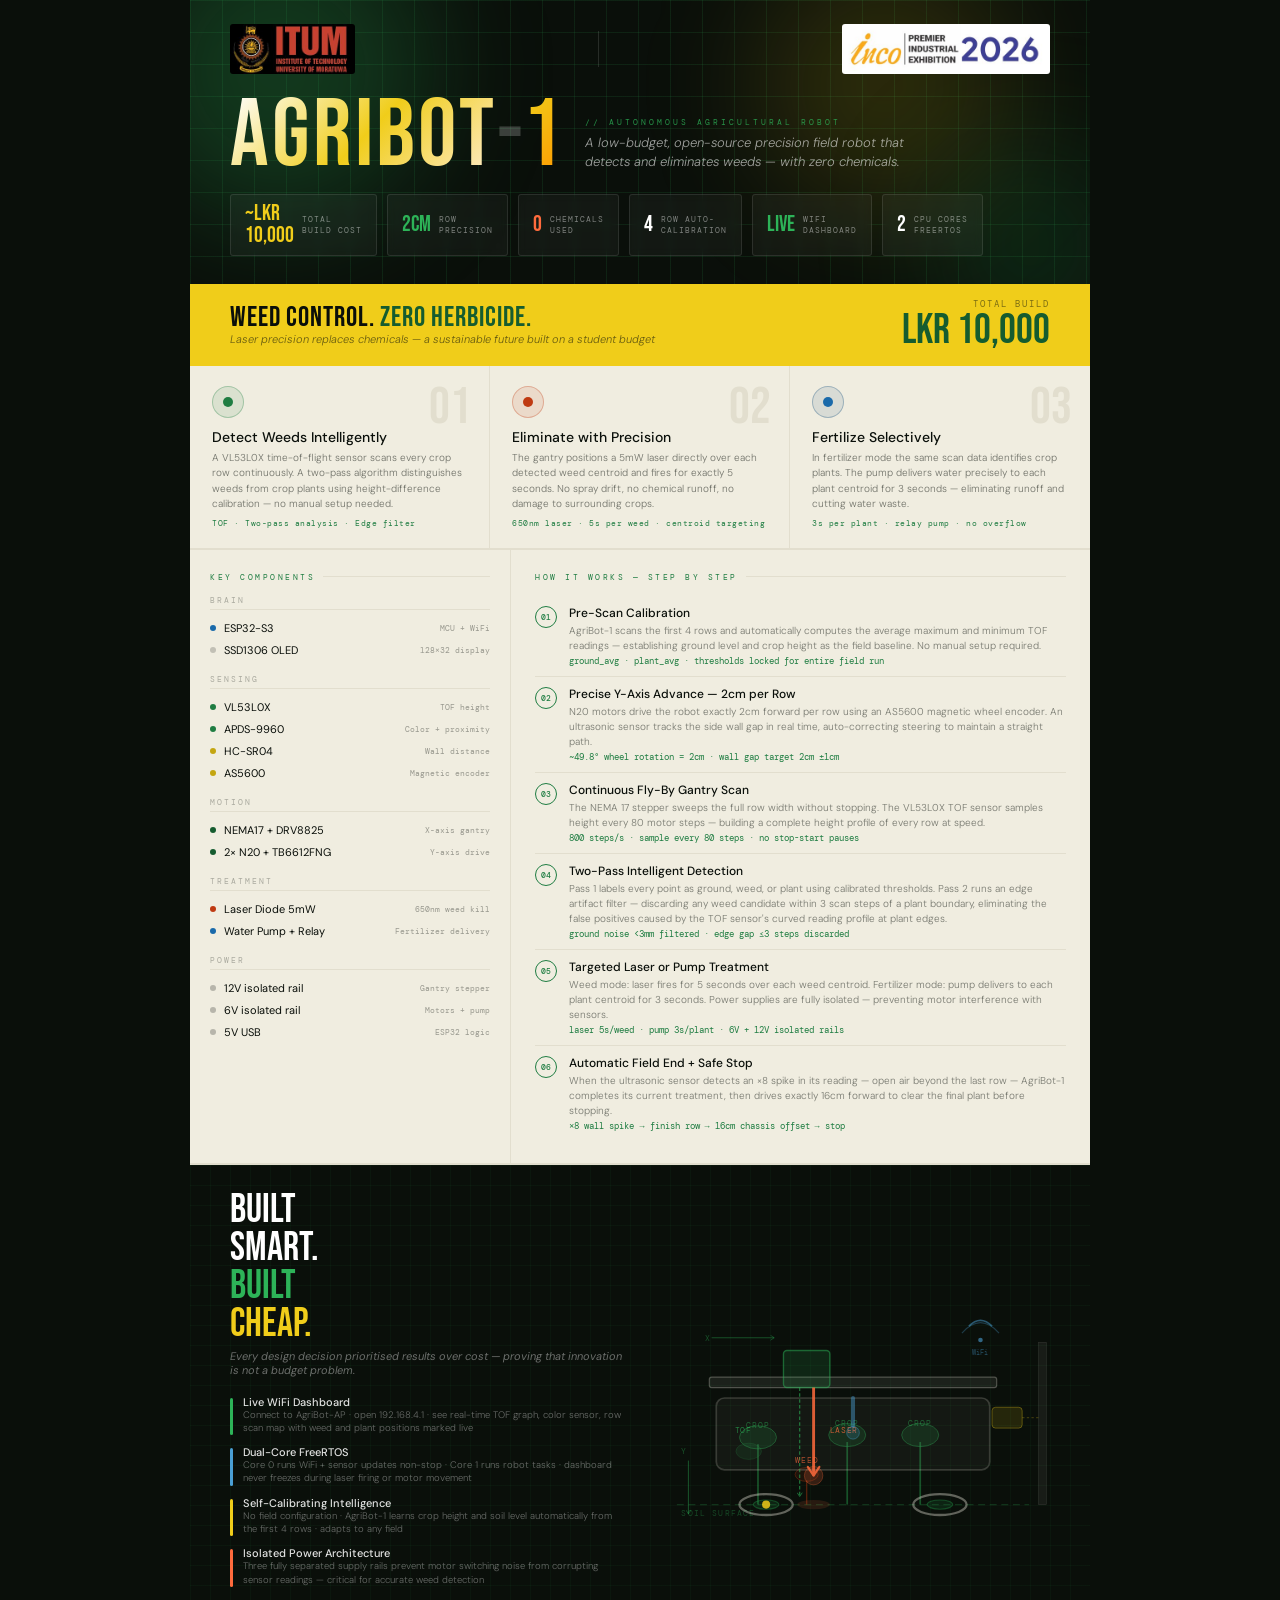
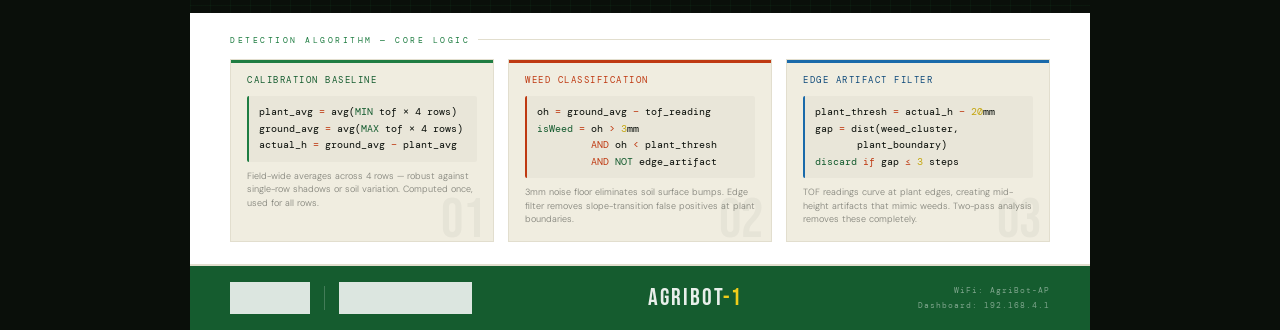
<file: img/agribot1.html>
<!DOCTYPE html>
<html>
<head>
<meta charset="UTF-8">
<style>
@import url('https://fonts.googleapis.com/css2?family=Bebas+Neue&family=DM+Mono:wght@400;500&family=DM+Sans:ital,wght@0,300;0,400;0,500;1,300&display=swap');
*{margin:0;padding:0;box-sizing:border-box}
:root{
  --ink:#0a0f0a;--paper:#f0ede0;--paper2:#e2dece;
  --green:#155c2f;--green-mid:#1f7d42;--green-hi:#2db358;
  --yellow:#f0cd1a;--yellow-d:#c4a610;--yellow-pale:#fdf6c3;
  --rust:#bf3a12;--blue:#0f4a7a;--blue-mid:#1a6aaa;
  --mono:'DM Mono',monospace;--display:'Bebas Neue',sans-serif;--body:'DM Sans',sans-serif;
}
body{background:#0a0f0a;color:var(--ink);font-family:var(--body);padding:0;margin:0}
.poster{width:100%;max-width:900px;margin:0 auto;background:var(--paper);position:relative;overflow:hidden}

/* ── HERO HEADER ── */
.hero{
  background:var(--ink);
  min-height:280px;
  position:relative;overflow:hidden;
  padding:0;
}

/* animated grid */
.hero-grid{
  position:absolute;inset:0;
  background-image:
    linear-gradient(rgba(45,179,88,0.12) 1px,transparent 1px),
    linear-gradient(90deg,rgba(45,179,88,0.12) 1px,transparent 1px);
  background-size:32px 32px;
  animation:gridpulse 4s ease-in-out infinite;
}
@keyframes gridpulse{0%,100%{opacity:0.6}50%{opacity:1}}

/* glow orbs */
.orb{position:absolute;border-radius:50%;filter:blur(60px);animation:orbmove 8s ease-in-out infinite;}
.orb1{width:300px;height:300px;background:rgba(45,179,88,0.25);top:-80px;left:-60px;animation-delay:0s;}
.orb2{width:250px;height:250px;background:rgba(240,205,26,0.15);top:-40px;right:80px;animation-delay:-3s;}
.orb3{width:200px;height:200px;background:rgba(45,179,88,0.15);bottom:-60px;right:-40px;animation-delay:-5s;}
@keyframes orbmove{0%,100%{transform:translate(0,0)}50%{transform:translate(20px,15px)}}

.hero-inner{
  position:relative;z-index:2;
  padding:24px 40px 28px;
  display:flex;flex-direction:column;
}

/* logo bar */
.logo-bar{
  display:flex;align-items:center;justify-content:space-between;
  margin-bottom:22px;
}
.logo-bar img{height:50px;width:auto;object-fit:contain;border-radius:3px;}
.logo-sep{height:36px;width:1px;background:rgba(255,255,255,0.12);}

/* title row */
.title-row{display:flex;align-items:flex-end;gap:24px;margin-bottom:16px;}

.name-block{}
.robot-name{
  font-family:var(--display);
  font-size:96px;line-height:0.85;
  letter-spacing:3px;
  background:linear-gradient(135deg,#ffffff 0%,var(--yellow) 50%,#ffedd0 100%);
  -webkit-background-clip:text;-webkit-text-fill-color:transparent;background-clip:text;
}
.robot-dash{color:rgba(255,255,255,0.25);font-size:96px;line-height:0.85;font-family:var(--display);}
.robot-num{
  font-family:var(--display);font-size:96px;line-height:0.85;
  background:linear-gradient(135deg,var(--yellow) 0%,#ff9900 100%);
  -webkit-background-clip:text;-webkit-text-fill-color:transparent;background-clip:text;
}

.title-side{padding-bottom:6px;}
.title-eyebrow{
  font-family:var(--mono);font-size:8px;letter-spacing:3px;
  color:rgba(45,179,88,0.8);text-transform:uppercase;margin-bottom:6px;
}
.title-sub{
  font-family:var(--body);font-size:13px;font-weight:300;
  color:rgba(255,255,255,0.6);line-height:1.5;font-style:italic;
  max-width:320px;
}

/* WOW stat pills */
.wow-row{
  display:flex;gap:10px;flex-wrap:wrap;
}
.wow-pill{
  display:flex;align-items:center;gap:8px;
  padding:8px 14px;border-radius:3px;
  border:1px solid rgba(255,255,255,0.1);
  background:rgba(255,255,255,0.04);
  backdrop-filter:blur(4px);
}
.pill-num{
  font-family:var(--display);font-size:22px;line-height:1;
}
.pill-num.g{color:var(--green-hi)}
.pill-num.y{color:var(--yellow)}
.pill-num.r{color:#ff6b3d}
.pill-num.w{color:#ffffff}
.pill-text{font-family:var(--mono);font-size:8px;letter-spacing:1px;color:rgba(255,255,255,0.45);line-height:1.3;text-transform:uppercase;}

/* ── IMPACT BAND ── */
.impact-band{
  background:var(--yellow);
  padding:14px 40px;
  display:flex;align-items:center;justify-content:space-between;
  gap:24px;
}
.impact-claim{
  font-family:var(--display);font-size:28px;letter-spacing:1px;
  color:var(--ink);line-height:1;
}
.impact-claim span{color:var(--green)}
.impact-sub{
  font-family:var(--body);font-size:11px;font-weight:300;
  color:rgba(10,15,10,0.6);font-style:italic;
}
.impact-budget{
  text-align:right;flex-shrink:0;
}
.budget-lkr{
  font-family:var(--mono);font-size:9px;letter-spacing:2px;
  color:rgba(10,15,10,0.5);
}
.budget-val{
  font-family:var(--display);font-size:42px;line-height:1;
  color:var(--green);
}

/* ── THREE COLUMN MISSION ── */
.mission-row{
  display:grid;grid-template-columns:repeat(3,1fr);
  border-bottom:2px solid var(--paper2);
}
.mission-cell{
  padding:20px 22px;border-right:1px solid var(--paper2);
  position:relative;
}
.mission-cell:last-child{border-right:none}
.mission-cell::before{
  content:attr(data-n);
  position:absolute;top:16px;right:18px;
  font-family:var(--display);font-size:52px;line-height:1;
  color:var(--paper2);pointer-events:none;
}
.mc-icon{
  width:32px;height:32px;border-radius:50%;
  display:flex;align-items:center;justify-content:center;
  margin-bottom:10px;
  border:1px solid;
}
.mc-icon.g{background:rgba(31,125,66,0.1);border-color:rgba(31,125,66,0.3)}
.mc-icon.r{background:rgba(191,58,18,0.1);border-color:rgba(191,58,18,0.3)}
.mc-icon.b{background:rgba(15,74,122,0.1);border-color:rgba(15,74,122,0.3)}
.mc-dot{width:10px;height:10px;border-radius:50%;}
.mc-dot.g{background:var(--green-mid)}.mc-dot.r{background:var(--rust)}.mc-dot.b{background:var(--blue-mid)}
.mc-title{font-family:var(--body);font-size:14px;font-weight:500;color:var(--ink);margin-bottom:4px;}
.mc-desc{font-family:var(--body);font-size:10px;color:rgba(10,15,10,0.55);line-height:1.55;font-weight:300;}
.mc-tag{font-family:var(--mono);font-size:8px;color:var(--green-mid);margin-top:6px;letter-spacing:0.5px;}

/* ── MAIN BODY ── */
.body-grid{display:grid;grid-template-columns:1fr 1.8fr;gap:0;border-bottom:2px solid var(--paper2);}
.left-col{border-right:1px solid var(--paper2);padding:22px 20px;}
.right-col{padding:22px 24px}

.sec-label{font-family:var(--mono);font-size:8px;letter-spacing:2.5px;text-transform:uppercase;color:var(--green-mid);margin-bottom:14px;display:flex;align-items:center;gap:8px;}
.sec-label::after{content:'';flex:1;height:1px;background:var(--paper2);}

/* components */
.comp-group{margin-bottom:14px;}
.comp-group-title{font-family:var(--mono);font-size:7.5px;letter-spacing:2px;text-transform:uppercase;color:rgba(10,15,10,0.3);margin-bottom:7px;padding-bottom:4px;border-bottom:1px solid var(--paper2);}
.comp-row{display:flex;align-items:center;gap:8px;padding:4px 0;}
.comp-dot{width:6px;height:6px;border-radius:50%;flex-shrink:0;}
.comp-name{font-family:var(--body);font-size:11px;color:var(--ink);font-weight:400;}
.comp-role{font-family:var(--mono);font-size:8px;color:rgba(10,15,10,0.38);margin-left:auto;}

/* how it works */
.how-steps{display:flex;flex-direction:column;gap:0}
.how-step{display:flex;gap:12px;padding:9px 0;border-bottom:1px solid var(--paper2);}
.how-step:last-child{border-bottom:none}
.step-badge{
  flex-shrink:0;width:22px;height:22px;
  border-radius:50%;border:1.5px solid var(--green-mid);
  display:flex;align-items:center;justify-content:center;
  margin-top:1px;
}
.step-badge-n{font-family:var(--mono);font-size:8px;color:var(--green-mid);font-weight:500;}
.step-title{font-family:var(--body);font-size:12px;font-weight:500;color:var(--ink);margin-bottom:2px;}
.step-desc{font-family:var(--body);font-size:10px;color:rgba(10,15,10,0.52);line-height:1.5;font-weight:300;}
.step-code{font-family:var(--mono);font-size:8.5px;color:var(--green-mid);margin-top:3px;}

/* ── DARK TECH STRIP ── */
.tech-strip{
  background:var(--ink);
  padding:26px 40px;
  display:grid;grid-template-columns:1fr 1fr;
  gap:32px;align-items:center;
  position:relative;overflow:hidden;
}
.tech-strip::before{
  content:'';position:absolute;inset:0;
  background-image:
    linear-gradient(rgba(45,179,88,0.05) 1px,transparent 1px),
    linear-gradient(90deg,rgba(45,179,88,0.05) 1px,transparent 1px);
  background-size:20px 20px;
}

.tech-left{position:relative;z-index:1;}
.tech-headline{
  font-family:var(--display);font-size:40px;
  line-height:0.95;color:#ffffff;margin-bottom:6px;
}
.tech-headline .g{color:var(--green-hi)}
.tech-headline .y{color:var(--yellow)}
.tech-sub{font-family:var(--body);font-size:11px;color:rgba(255,255,255,0.4);font-style:italic;margin-bottom:18px;}

.feature-list{display:flex;flex-direction:column;gap:10px;}
.feat{display:flex;gap:10px;align-items:flex-start;}
.feat-bar{width:3px;border-radius:2px;flex-shrink:0;margin-top:3px;align-self:stretch;}
.feat-bar.g{background:var(--green-hi)}.feat-bar.y{background:var(--yellow)}.feat-bar.b{background:#4a9fd4}.feat-bar.r{background:#ff6b3d}
.feat-title{font-family:var(--body);font-size:11px;font-weight:500;color:rgba(255,255,255,0.88);}
.feat-desc{font-family:var(--body);font-size:9.5px;color:rgba(255,255,255,0.38);line-height:1.4;font-weight:300;}

.tech-right{position:relative;z-index:1;}

/* ── ALGORITHM CARDS ── */
.algo-strip{padding:22px 40px;border-bottom:2px solid var(--paper2);background:#fff;}
.algo-row{display:grid;grid-template-columns:repeat(3,1fr);gap:14px;margin-top:14px;}
.algo-card{
  border:1px solid var(--paper2);
  padding:14px 16px;background:var(--paper);
  position:relative;overflow:hidden;
}
.algo-card::after{
  content:attr(data-num);
  position:absolute;bottom:-8px;right:8px;
  font-family:var(--display);font-size:56px;
  color:rgba(10,15,10,0.04);line-height:1;
  pointer-events:none;
}
.ac-top{height:3px;margin:-14px -16px 12px;border-radius:0;}
.ac-title{font-family:var(--mono);font-size:8.5px;letter-spacing:1.5px;text-transform:uppercase;margin-bottom:10px;}
.ac-formula{font-family:var(--mono);font-size:9.5px;line-height:1.75;color:var(--ink);background:rgba(10,15,10,0.03);padding:8px 10px;border-radius:2px;margin-bottom:8px;border-left:2px solid;}
.ac-formula .k{color:var(--green)}.ac-formula .n{color:var(--yellow-d)}.ac-formula .op{color:var(--rust)}
.ac-note{font-family:var(--body);font-size:9px;color:rgba(10,15,10,0.48);line-height:1.5;font-weight:300;}

/* ── FOOTER ── */
.footer{
  background:var(--green);
  padding:16px 40px;
  display:flex;align-items:center;justify-content:space-between;
}
.footer-logo-area{display:flex;align-items:center;gap:14px;}
.footer-logo-area img{height:32px;width:auto;object-fit:contain;opacity:0.85;filter:brightness(0) invert(1);}
.footer-sep{width:1px;height:24px;background:rgba(255,255,255,0.2);}
.footer-text{font-family:var(--mono);font-size:8px;color:rgba(255,255,255,0.45);letter-spacing:1px;line-height:1.9;}
.footer-center{font-family:var(--display);font-size:24px;color:rgba(255,255,255,0.9);letter-spacing:2px;text-align:center;}
.footer-center span{color:var(--yellow)}
.footer-right{font-family:var(--mono);font-size:8px;color:rgba(255,255,255,0.45);text-align:right;letter-spacing:1px;line-height:1.9;}
</style>
</head>
<body>
<div class="poster">
<div class="inner">

<!-- ══ HERO ══ -->
<div class="hero">
  <div class="hero-grid"></div>
  <div class="orb orb1"></div>
  <div class="orb orb2"></div>
  <div class="orb orb3"></div>
  <div class="hero-inner">

    <div class="logo-bar">
      <img src="[data-uri]" alt="ITUM">
      <div class="logo-sep"></div>
      <img src="[data-uri]" alt="INCO 2026">
    </div>

    <div class="title-row">
      <div class="name-block">
        <div style="display:flex;align-items:baseline;gap:0">
          <span class="robot-name">AGRIBOT</span>
          <span style="font-family:var(--display);font-size:96px;line-height:0.85;color:rgba(255,255,255,0.2);">-</span>
          <span class="robot-num">1</span>
        </div>
      </div>
      <div class="title-side">
        <div class="title-eyebrow">// Autonomous Agricultural Robot</div>
        <div class="title-sub">A low-budget, open-source precision field robot that detects and eliminates weeds — with zero chemicals.</div>
      </div>
    </div>

    <div class="wow-row">
      <div class="wow-pill">
        <div class="pill-num y">~LKR<br>10,000</div>
        <div class="pill-text">Total<br>Build Cost</div>
      </div>
      <div class="wow-pill">
        <div class="pill-num g">2cm</div>
        <div class="pill-text">Row<br>Precision</div>
      </div>
      <div class="wow-pill">
        <div class="pill-num r">0</div>
        <div class="pill-text">Chemicals<br>Used</div>
      </div>
      <div class="wow-pill">
        <div class="pill-num w">4</div>
        <div class="pill-text">Row Auto-<br>Calibration</div>
      </div>
      <div class="wow-pill">
        <div class="pill-num g">Live</div>
        <div class="pill-text">WiFi<br>Dashboard</div>
      </div>
      <div class="wow-pill">
        <div class="pill-num w">2</div>
        <div class="pill-text">CPU Cores<br>FreeRTOS</div>
      </div>
    </div>

  </div>
</div>

<!-- ══ IMPACT BAND ══ -->
<div class="impact-band">
  <div>
    <div class="impact-claim">WEED CONTROL. <span>ZERO HERBICIDE.</span></div>
    <div class="impact-sub">Laser precision replaces chemicals — a sustainable future built on a student budget</div>
  </div>
  <div class="impact-budget">
    <div class="budget-lkr">TOTAL BUILD</div>
    <div class="budget-val">LKR 10,000</div>
  </div>
</div>

<!-- ══ MISSION THREE COLUMNS ══ -->
<div class="mission-row">
  <div class="mission-cell" data-n="01">
    <div class="mc-icon g"><div class="mc-dot g"></div></div>
    <div class="mc-title">Detect Weeds Intelligently</div>
    <div class="mc-desc">A VL53L0X time-of-flight sensor scans every crop row continuously. A two-pass algorithm distinguishes weeds from crop plants using height-difference calibration — no manual setup needed.</div>
    <div class="mc-tag">TOF · Two-pass analysis · Edge filter</div>
  </div>
  <div class="mission-cell" data-n="02">
    <div class="mc-icon r"><div class="mc-dot r"></div></div>
    <div class="mc-title">Eliminate with Precision</div>
    <div class="mc-desc">The gantry positions a 5mW laser directly over each detected weed centroid and fires for exactly 5 seconds. No spray drift, no chemical runoff, no damage to surrounding crops.</div>
    <div class="mc-tag">650nm laser · 5s per weed · centroid targeting</div>
  </div>
  <div class="mission-cell" data-n="03">
    <div class="mc-icon b"><div class="mc-dot b"></div></div>
    <div class="mc-title">Fertilize Selectively</div>
    <div class="mc-desc">In fertilizer mode the same scan data identifies crop plants. The pump delivers water precisely to each plant centroid for 3 seconds — eliminating runoff and cutting water waste.</div>
    <div class="mc-tag">3s per plant · relay pump · no overflow</div>
  </div>
</div>

<!-- ══ BODY: Components + How It Works ══ -->
<div class="body-grid">
  <div class="left-col">
    <div class="sec-label">Key Components</div>
    <div class="comp-group">
      <div class="comp-group-title">Brain</div>
      <div class="comp-row"><div class="comp-dot" style="background:var(--blue-mid)"></div><div class="comp-name">ESP32-S3</div><div class="comp-role">MCU + WiFi</div></div>
      <div class="comp-row"><div class="comp-dot" style="background:rgba(10,15,10,0.2)"></div><div class="comp-name">SSD1306 OLED</div><div class="comp-role">128×32 display</div></div>
    </div>
    <div class="comp-group">
      <div class="comp-group-title">Sensing</div>
      <div class="comp-row"><div class="comp-dot" style="background:var(--green-mid)"></div><div class="comp-name">VL53L0X</div><div class="comp-role">TOF height</div></div>
      <div class="comp-row"><div class="comp-dot" style="background:var(--green-mid)"></div><div class="comp-name">APDS-9960</div><div class="comp-role">Color + proximity</div></div>
      <div class="comp-row"><div class="comp-dot" style="background:var(--yellow-d)"></div><div class="comp-name">HC-SR04</div><div class="comp-role">Wall distance</div></div>
      <div class="comp-row"><div class="comp-dot" style="background:var(--yellow-d)"></div><div class="comp-name">AS5600</div><div class="comp-role">Magnetic encoder</div></div>
    </div>
    <div class="comp-group">
      <div class="comp-group-title">Motion</div>
      <div class="comp-row"><div class="comp-dot" style="background:var(--green)"></div><div class="comp-name">NEMA17 + DRV8825</div><div class="comp-role">X-axis gantry</div></div>
      <div class="comp-row"><div class="comp-dot" style="background:var(--green)"></div><div class="comp-name">2× N20 + TB6612FNG</div><div class="comp-role">Y-axis drive</div></div>
    </div>
    <div class="comp-group">
      <div class="comp-group-title">Treatment</div>
      <div class="comp-row"><div class="comp-dot" style="background:var(--rust)"></div><div class="comp-name">Laser Diode 5mW</div><div class="comp-role">650nm weed kill</div></div>
      <div class="comp-row"><div class="comp-dot" style="background:#1a6aaa"></div><div class="comp-name">Water Pump + Relay</div><div class="comp-role">Fertilizer delivery</div></div>
    </div>
    <div class="comp-group">
      <div class="comp-group-title">Power</div>
      <div class="comp-row"><div class="comp-dot" style="background:rgba(10,15,10,0.25)"></div><div class="comp-name">12V isolated rail</div><div class="comp-role">Gantry stepper</div></div>
      <div class="comp-row"><div class="comp-dot" style="background:rgba(10,15,10,0.25)"></div><div class="comp-name">6V isolated rail</div><div class="comp-role">Motors + pump</div></div>
      <div class="comp-row"><div class="comp-dot" style="background:rgba(10,15,10,0.25)"></div><div class="comp-name">5V USB</div><div class="comp-role">ESP32 logic</div></div>
    </div>
  </div>

  <div class="right-col">
    <div class="sec-label">How It Works — Step by Step</div>
    <div class="how-steps">
      <div class="how-step"><div class="step-badge"><span class="step-badge-n">01</span></div><div><div class="step-title">Pre-Scan Calibration</div><div class="step-desc">AgriBot-1 scans the first 4 rows and automatically computes the average maximum and minimum TOF readings — establishing ground level and crop height as the field baseline. No manual setup required.</div><div class="step-code">ground_avg · plant_avg · thresholds locked for entire field run</div></div></div>
      <div class="how-step"><div class="step-badge"><span class="step-badge-n">02</span></div><div><div class="step-title">Precise Y-Axis Advance — 2cm per Row</div><div class="step-desc">N20 motors drive the robot exactly 2cm forward per row using an AS5600 magnetic wheel encoder. An ultrasonic sensor tracks the side wall gap in real time, auto-correcting steering to maintain a straight path.</div><div class="step-code">~49.8° wheel rotation = 2cm · wall gap target 2cm ±1cm</div></div></div>
      <div class="how-step"><div class="step-badge"><span class="step-badge-n">03</span></div><div><div class="step-title">Continuous Fly-By Gantry Scan</div><div class="step-desc">The NEMA 17 stepper sweeps the full row width without stopping. The VL53L0X TOF sensor samples height every 80 motor steps — building a complete height profile of every row at speed.</div><div class="step-code">800 steps/s · sample every 80 steps · no stop-start pauses</div></div></div>
      <div class="how-step"><div class="step-badge"><span class="step-badge-n">04</span></div><div><div class="step-title">Two-Pass Intelligent Detection</div><div class="step-desc">Pass 1 labels every point as ground, weed, or plant using calibrated thresholds. Pass 2 runs an edge artifact filter — discarding any weed candidate within 3 scan steps of a plant boundary, eliminating the false positives caused by the TOF sensor's curved reading profile at plant edges.</div><div class="step-code">ground noise &lt;3mm filtered · edge gap ≤3 steps discarded</div></div></div>
      <div class="how-step"><div class="step-badge"><span class="step-badge-n">05</span></div><div><div class="step-title">Targeted Laser or Pump Treatment</div><div class="step-desc">Weed mode: laser fires for 5 seconds over each weed centroid. Fertilizer mode: pump delivers to each plant centroid for 3 seconds. Power supplies are fully isolated — preventing motor interference with sensors.</div><div class="step-code">laser 5s/weed · pump 3s/plant · 6V + 12V isolated rails</div></div></div>
      <div class="how-step"><div class="step-badge"><span class="step-badge-n">06</span></div><div><div class="step-title">Automatic Field End + Safe Stop</div><div class="step-desc">When the ultrasonic sensor detects an ×8 spike in its reading — open air beyond the last row — AgriBot-1 completes its current treatment, then drives exactly 16cm forward to clear the final plant before stopping.</div><div class="step-code">×8 wall spike → finish row → 16cm chassis offset → stop</div></div></div>
    </div>
  </div>
</div>

<!-- ══ DARK TECH STRIP ══ -->
<div class="tech-strip">
  <div class="tech-left">
    <div class="tech-headline">BUILT<br>SMART.<br><span class="g">BUILT</span><br><span class="y">CHEAP.</span></div>
    <div class="tech-sub">Every design decision prioritised results over cost — proving that innovation is not a budget problem.</div>
    <div class="feature-list">
      <div class="feat"><div class="feat-bar g"></div><div><div class="feat-title">Live WiFi Dashboard</div><div class="feat-desc">Connect to AgriBot-AP · open 192.168.4.1 · see real-time TOF graph, color sensor, row scan map with weed and plant positions marked live</div></div></div>
      <div class="feat"><div class="feat-bar b"></div><div><div class="feat-title">Dual-Core FreeRTOS</div><div class="feat-desc">Core 0 runs WiFi + sensor updates non-stop · Core 1 runs robot tasks · dashboard never freezes during laser firing or motor movement</div></div></div>
      <div class="feat"><div class="feat-bar y"></div><div><div class="feat-title">Self-Calibrating Intelligence</div><div class="feat-desc">No field configuration · AgriBot-1 learns crop height and soil level automatically from the first 4 rows · adapts to any field</div></div></div>
      <div class="feat"><div class="feat-bar r"></div><div><div class="feat-title">Isolated Power Architecture</div><div class="feat-desc">Three fully separated supply rails prevent motor switching noise from corrupting sensor readings — critical for accurate weed detection</div></div></div>
    </div>
  </div>
  <div class="tech-right">
    <svg width="100%" viewBox="0 0 340 320">
      <defs><marker id="ar" viewBox="0 0 10 10" refX="8" refY="5" markerWidth="5" markerHeight="5" orient="auto-start-reverse"><path d="M2 1L8 5L2 9" fill="none" stroke="context-stroke" stroke-width="1.5" stroke-linecap="round" stroke-linejoin="round"/></marker></defs>
      <!-- Ground -->
      <line x1="18" y1="262" x2="322" y2="262" stroke="rgba(45,179,88,0.22)" stroke-width="1" stroke-dasharray="6 4"/>
      <text x="22" y="272" font-family="DM Mono,monospace" font-size="7" fill="rgba(45,179,88,0.35)" letter-spacing="1">SOIL SURFACE</text>
      <!-- Plants -->
      <g opacity="0.75">
        <line x1="88" y1="262" x2="88" y2="210" stroke="rgba(45,179,88,0.55)" stroke-width="1.5"/>
        <ellipse cx="88" cy="204" rx="16" ry="10" fill="rgba(45,179,88,0.18)" stroke="rgba(45,179,88,0.5)" stroke-width="0.8"/>
        <ellipse cx="80" cy="216" rx="11" ry="7" fill="rgba(45,179,88,0.12)" stroke="rgba(45,179,88,0.35)" stroke-width="0.5"/>
        <line x1="165" y1="262" x2="165" y2="208" stroke="rgba(45,179,88,0.55)" stroke-width="1.5"/>
        <ellipse cx="165" cy="202" rx="16" ry="10" fill="rgba(45,179,88,0.18)" stroke="rgba(45,179,88,0.5)" stroke-width="0.8"/>
        <line x1="228" y1="262" x2="228" y2="208" stroke="rgba(45,179,88,0.55)" stroke-width="1.5"/>
        <ellipse cx="228" cy="202" rx="16" ry="10" fill="rgba(45,179,88,0.18)" stroke="rgba(45,179,88,0.5)" stroke-width="0.8"/>
        <!-- Weed -->
        <line x1="130" y1="262" x2="130" y2="241" stroke="rgba(191,58,18,0.55)" stroke-width="1.2"/>
        <ellipse cx="130" cy="236" rx="10" ry="6" fill="rgba(191,58,18,0.15)" stroke="rgba(191,58,18,0.45)" stroke-width="0.8"/>
      </g>
      <!-- Robot chassis -->
      <rect x="52" y="170" width="236" height="62" rx="7" fill="rgba(240,237,224,0.04)" stroke="rgba(240,237,224,0.18)" stroke-width="1.5"/>
      <!-- Wheels -->
      <ellipse cx="95" cy="262" rx="23" ry="9" fill="none" stroke="rgba(240,237,224,0.38)" stroke-width="2"/>
      <ellipse cx="95" cy="262" rx="11" ry="4" fill="rgba(45,179,88,0.12)" stroke="rgba(45,179,88,0.32)" stroke-width="1"/>
      <circle cx="95" cy="262" r="3.5" fill="#f0cd1a" opacity="0.85"/>
      <ellipse cx="245" cy="262" rx="23" ry="9" fill="none" stroke="rgba(240,237,224,0.38)" stroke-width="2"/>
      <ellipse cx="245" cy="262" rx="11" ry="4" fill="rgba(45,179,88,0.12)" stroke="rgba(45,179,88,0.32)" stroke-width="1"/>
      <!-- Gantry rail -->
      <rect x="46" y="152" width="248" height="9" rx="2" fill="rgba(240,237,224,0.08)" stroke="rgba(240,237,224,0.28)" stroke-width="1"/>
      <!-- Gantry carriage -->
      <rect x="110" y="129" width="40" height="32" rx="3" fill="rgba(45,179,88,0.14)" stroke="rgba(45,179,88,0.5)" stroke-width="1.2"/>
      <!-- TOF beam -->
      <line x1="124" y1="161" x2="124" y2="255" stroke="rgba(45,179,88,0.65)" stroke-width="1" stroke-dasharray="3 2" marker-end="url(#ar)"/>
      <!-- Laser beam on weed -->
      <line x1="136" y1="161" x2="136" y2="237" stroke="#ff6b3d" stroke-width="2.5" opacity="0.85" marker-end="url(#ar)"/>
      <circle cx="136" cy="237" r="8" fill="rgba(255,107,61,0.18)" stroke="rgba(255,107,61,0.5)" stroke-width="0.5"/>
      <!-- Glow effect under laser -->
      <ellipse cx="136" cy="262" rx="14" ry="4" fill="rgba(255,107,61,0.12)"/>
      <!-- Labels -->
      <text x="150" y="200" font-family="DM Mono,monospace" font-size="7" fill="rgba(255,107,61,0.75)" letter-spacing="0.5">LASER</text>
      <text x="68" y="200" font-family="DM Mono,monospace" font-size="7" fill="rgba(45,179,88,0.65)" letter-spacing="0.5">TOF</text>
      <text x="130" y="226" font-family="DM Mono,monospace" font-size="6.5" fill="rgba(255,107,61,0.65)" text-anchor="middle" letter-spacing="0.8">WEED</text>
      <text x="88" y="196" font-family="DM Mono,monospace" font-size="6.5" fill="rgba(45,179,88,0.5)" text-anchor="middle" letter-spacing="0.8">CROP</text>
      <text x="165" y="194" font-family="DM Mono,monospace" font-size="6.5" fill="rgba(45,179,88,0.5)" text-anchor="middle" letter-spacing="0.8">CROP</text>
      <text x="228" y="194" font-family="DM Mono,monospace" font-size="6.5" fill="rgba(45,179,88,0.5)" text-anchor="middle" letter-spacing="0.8">CROP</text>
      <!-- Pump -->
      <line x1="170" y1="170" x2="170" y2="194" stroke="rgba(74,159,212,0.45)" stroke-width="3.5" stroke-linecap="round"/>
      <circle cx="170" cy="200" r="5.5" fill="rgba(74,159,212,0.18)" stroke="rgba(74,159,212,0.4)" stroke-width="0.8"/>
      <!-- Ultrasonic + wall -->
      <rect x="290" y="178" width="26" height="18" rx="3" fill="rgba(240,205,26,0.12)" stroke="rgba(240,205,26,0.35)" stroke-width="0.8"/>
      <line x1="316" y1="187" x2="330" y2="187" stroke="rgba(240,205,26,0.45)" stroke-width="0.5" stroke-dasharray="2 2"/>
      <rect x="330" y="122" width="7" height="140" fill="rgba(240,237,224,0.06)" stroke="rgba(240,237,224,0.14)" stroke-width="0.5"/>
      <!-- Axes -->
      <line x1="28" y1="224" x2="28" y2="270" stroke="rgba(45,179,88,0.38)" stroke-width="1" marker-end="url(#ar)"/>
      <text x="22" y="218" font-family="DM Mono,monospace" font-size="7" fill="rgba(45,179,88,0.4)">Y</text>
      <line x1="48" y1="118" x2="102" y2="118" stroke="rgba(45,179,88,0.38)" stroke-width="1" marker-end="url(#ar)"/>
      <text x="42" y="121" font-family="DM Mono,monospace" font-size="7" fill="rgba(45,179,88,0.4)">X</text>
      <!-- WiFi arc -->
      <path d="M 270 108 Q 280 98 290 108" fill="none" stroke="rgba(74,159,212,0.5)" stroke-width="1.5"/>
      <path d="M 264 114 Q 280 96 296 114" fill="none" stroke="rgba(74,159,212,0.3)" stroke-width="1"/>
      <circle cx="280" cy="120" r="2" fill="rgba(74,159,212,0.6)"/>
      <text x="280" y="133" font-family="DM Mono,monospace" font-size="6" fill="rgba(74,159,212,0.45)" text-anchor="middle">WiFi</text>
    </svg>
  </div>
</div>

<!-- ══ ALGORITHM CARDS ══ -->
<div class="algo-strip">
  <div class="sec-label">Detection Algorithm — Core Logic</div>
  <div class="algo-row">
    <div class="algo-card" data-num="01">
      <div class="ac-top" style="background:var(--green-mid)"></div>
      <div class="ac-title" style="color:var(--green)">Calibration Baseline</div>
      <div class="ac-formula" style="border-color:var(--green-mid)">
        plant_avg <span class="op">=</span> avg(<span class="k">MIN</span> tof × 4 rows)<br>
        ground_avg <span class="op">=</span> avg(<span class="k">MAX</span> tof × 4 rows)<br>
        actual_h <span class="op">=</span> ground_avg <span class="op">−</span> plant_avg
      </div>
      <div class="ac-note">Field-wide averages across 4 rows — robust against single-row shadows or soil variation. Computed once, used for all rows.</div>
    </div>
    <div class="algo-card" data-num="02">
      <div class="ac-top" style="background:var(--rust)"></div>
      <div class="ac-title" style="color:var(--rust)">Weed Classification</div>
      <div class="ac-formula" style="border-color:var(--rust)">
        oh <span class="op">=</span> ground_avg <span class="op">−</span> tof_reading<br>
        <span class="k">isWeed</span> <span class="op">=</span> oh <span class="op">&gt;</span> <span class="n">3</span>mm<br>
        &nbsp;&nbsp;&nbsp;&nbsp;&nbsp;&nbsp;&nbsp;&nbsp;&nbsp;<span class="op">AND</span> oh <span class="op">&lt;</span> plant_thresh<br>
        &nbsp;&nbsp;&nbsp;&nbsp;&nbsp;&nbsp;&nbsp;&nbsp;&nbsp;<span class="op">AND</span> <span class="k">NOT</span> edge_artifact
      </div>
      <div class="ac-note">3mm noise floor eliminates soil surface bumps. Edge filter removes slope-transition false positives at plant boundaries.</div>
    </div>
    <div class="algo-card" data-num="03">
      <div class="ac-top" style="background:var(--blue-mid)"></div>
      <div class="ac-title" style="color:var(--blue)">Edge Artifact Filter</div>
      <div class="ac-formula" style="border-color:var(--blue-mid)">
        plant_thresh <span class="op">=</span> actual_h <span class="op">−</span> <span class="n">20</span>mm<br>
        gap <span class="op">=</span> dist(weed_cluster,<br>
        &nbsp;&nbsp;&nbsp;&nbsp;&nbsp;&nbsp;&nbsp;plant_boundary)<br>
        <span class="k">discard</span> <span class="op">if</span> gap <span class="op">≤</span> <span class="n">3</span> steps
      </div>
      <div class="ac-note">TOF readings curve at plant edges, creating mid-height artifacts that mimic weeds. Two-pass analysis removes these completely.</div>
    </div>
  </div>
</div>

<!-- ══ FOOTER ══ -->
<div class="footer">
  <div class="footer-logo-area">
    <img src="[data-uri]" alt="ITUM">
    <div class="footer-sep"></div>
    <img src="[data-uri]" alt="INCO">
  </div>
  <div class="footer-center">AGRIBOT<span>-1</span></div>
  <div class="footer-right">WiFi: AgriBot-AP<br>Dashboard: 192.168.4.1</div>
</div>

</div>
</div>
</body>
</html>
</file>
